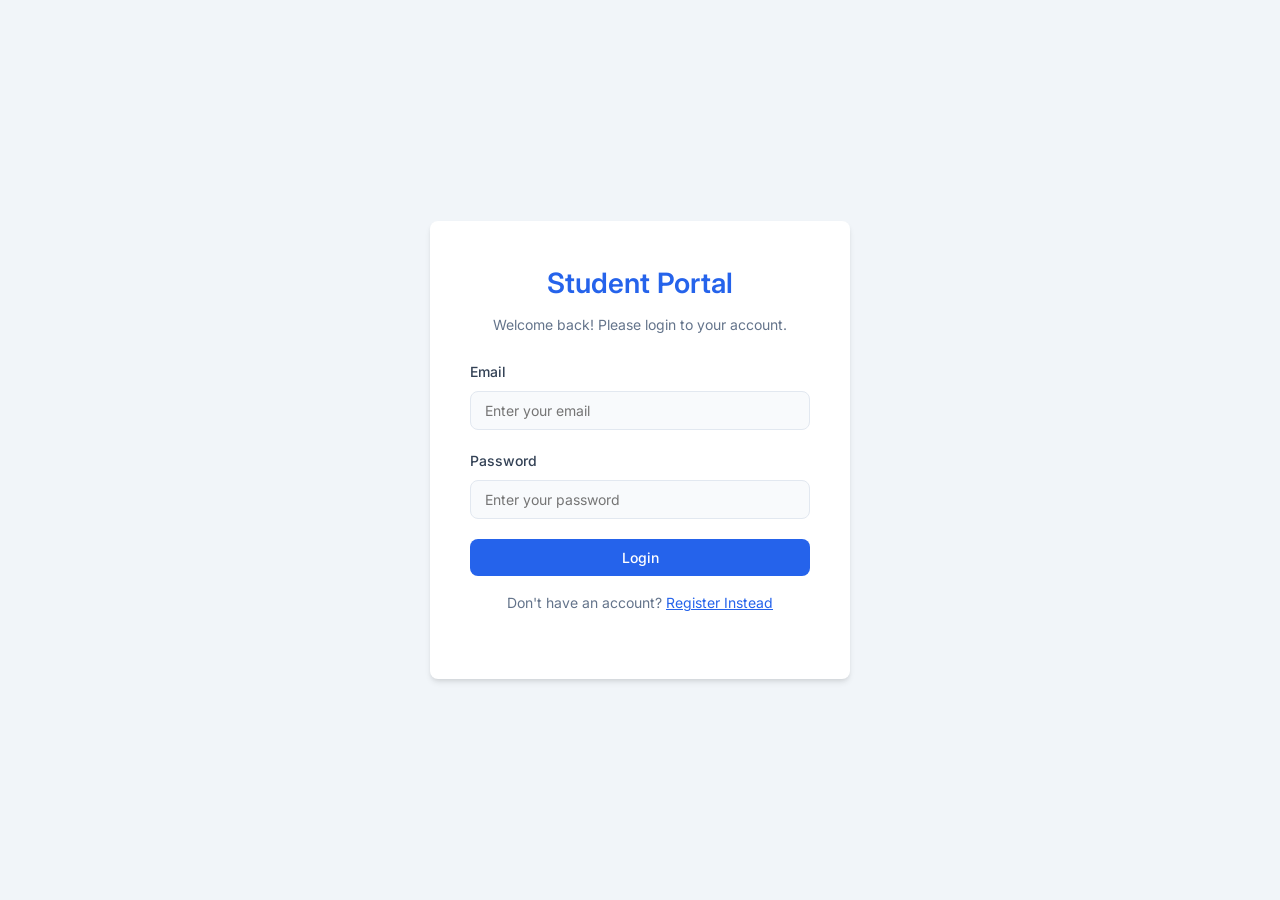
<file: frontend/index.html>
<!DOCTYPE html>
<html lang="en">
<head>
    <meta charset="UTF-8">
    <meta name="viewport" content="width=device-width, initial-scale=1.0">
    <title>Student Portal</title>
    <!-- Entry logic -->
    <script src="js/auth.js"></script>
    <script>
        window.addEventListener('DOMContentLoaded', () => {
            if (checkAuth()) {
                window.location.href = 'dashboard.html';
            } else {
                window.location.href = 'login.html';
            }
        });
    </script>
</head>
<body>
</body>
</html>
</file>
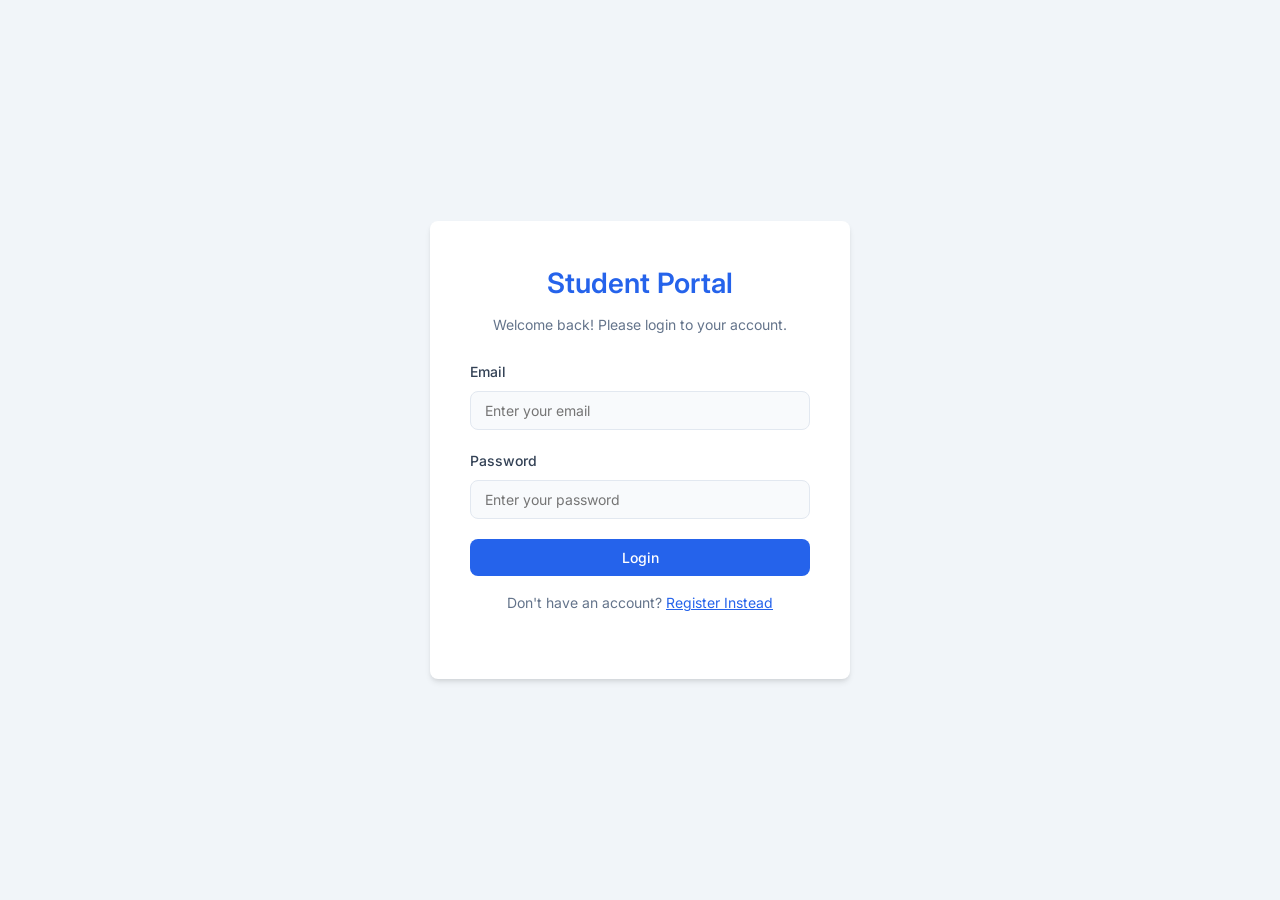
<file: frontend/attendance.html>
<!DOCTYPE html>
<html lang="en">
<head>
    <meta charset="UTF-8">
    <meta name="viewport" content="width=device-width, initial-scale=1.0">
    <title>Student Portal | Mark Attendance</title>
    <link rel="stylesheet" href="css/style.css">
    <script src="js/auth.js"></script>
    <script src="js/api.js"></script>
    <script>
        requireAuth();
    </script>
</head>
<body>
    <div class="dashboard-layout">
        <!-- Mobile Top Bar -->
        <div class="mobile-top-bar">
            <span style="font-weight: 700; font-size: 1.25rem;">Student Portal</span>
            <button class="mobile-toggle" id="mobileToggle">☰</button>
        </div>

        <!-- Sidebar -->
        <aside class="sidebar" id="sidebar">
            <div class="sidebar-header">
                Student Portal
            </div>
            <ul class="sidebar-nav">
                <li><a href="dashboard.html">Dashboard</a></li>
                <li><a href="students.html">Students</a></li>
                <li><a href="attendance.html" class="active">Attendance</a></li>
                <li style="margin-top: auto;"><a href="#" onclick="logout()">Logout</a></li>
            </ul>
        </aside>

        <!-- Main Content -->
        <main class="main-content">
            <header class="top-header">
                <h2>Attendance Management</h2>
                <div class="user-profile">
                    <span id="userNameDisplay">Administrator</span>
                </div>
            </header>

            <div class="content-area">
                <div class="page-header">
                    <h1>Mark & Track Attendance</h1>
                </div>

                <div id="attendanceAlert"></div>

                <!-- Mark Attendance Card -->
                <div class="card">
                    <h2>Mark Attendance</h2>
                    <p class="mb-4" style="color: var(--text-muted); font-size: 0.875rem;">Upload an image or frame snapshot to identify the student and mark them present.</p>
                    
                    <form id="markAttendanceForm" enctype="multipart/form-data">
                        <div class="form-group">
                            <label>Capture / Upload Image</label>
                            <div class="file-upload-wrapper" id="attendFileWrapper">
                                <div class="upload-text" id="attendUploadText">Click or drag an image here to scan a face.</div>
                                <input type="file" id="attendImage" name="image" accept="image/*" required>
                            </div>
                            <img id="attendImagePreview" class="img-preview" alt="Attendance Face Preview">
                        </div>

                        <button type="submit" class="btn btn-primary" id="markAttendanceBtn">Scan & Mark Attendance</button>
                    </form>

                    <!-- Recognition Result Output -->
                    <div id="recognitionResult" style="display: none; margin-top: 1.5rem; padding: 1.5rem; border-radius: var(--radius); border: 1px solid var(--border); background-color: #f8fafc;">
                        <h3 style="font-size: 1.125rem; margin-bottom: 0.75rem;" id="resultTitle">Result</h3>
                        <div id="resultContent" style="font-size: 0.875rem; color: var(--text-main);"></div>
                    </div>
                </div>

                <!-- Records Table Card -->
                <div class="card" style="margin-top: 2rem;">
                    <div style="display: flex; justify-content: space-between; align-items: center; margin-bottom: 1rem;">
                        <h2>Attendance Records</h2>
                        <button class="btn btn-outline" style="width: auto; padding: 0.25rem 0.75rem; font-size: 0.75rem;" onclick="fetchAttendance()">Refresh List</button>
                    </div>
                    
                    <div class="table-responsive">
                        <table class="table" id="attendanceTable">
                            <thead>
                                <tr>
                                    <th>Student Name</th>
                                    <th>Roll Number</th>
                                    <th>Date</th>
                                    <th>Time</th>
                                </tr>
                            </thead>
                            <tbody id="attendanceTableBody">
                                <tr>
                                    <td colspan="4" class="text-center">Loading records...</td>
                                </tr>
                            </tbody>
                        </table>
                    </div>
                </div>
            </div>
        </main>
    </div>

    <!-- Move function attachment below elements -->
    <script src="js/attendance.js"></script>
</body>
</html>
</file>
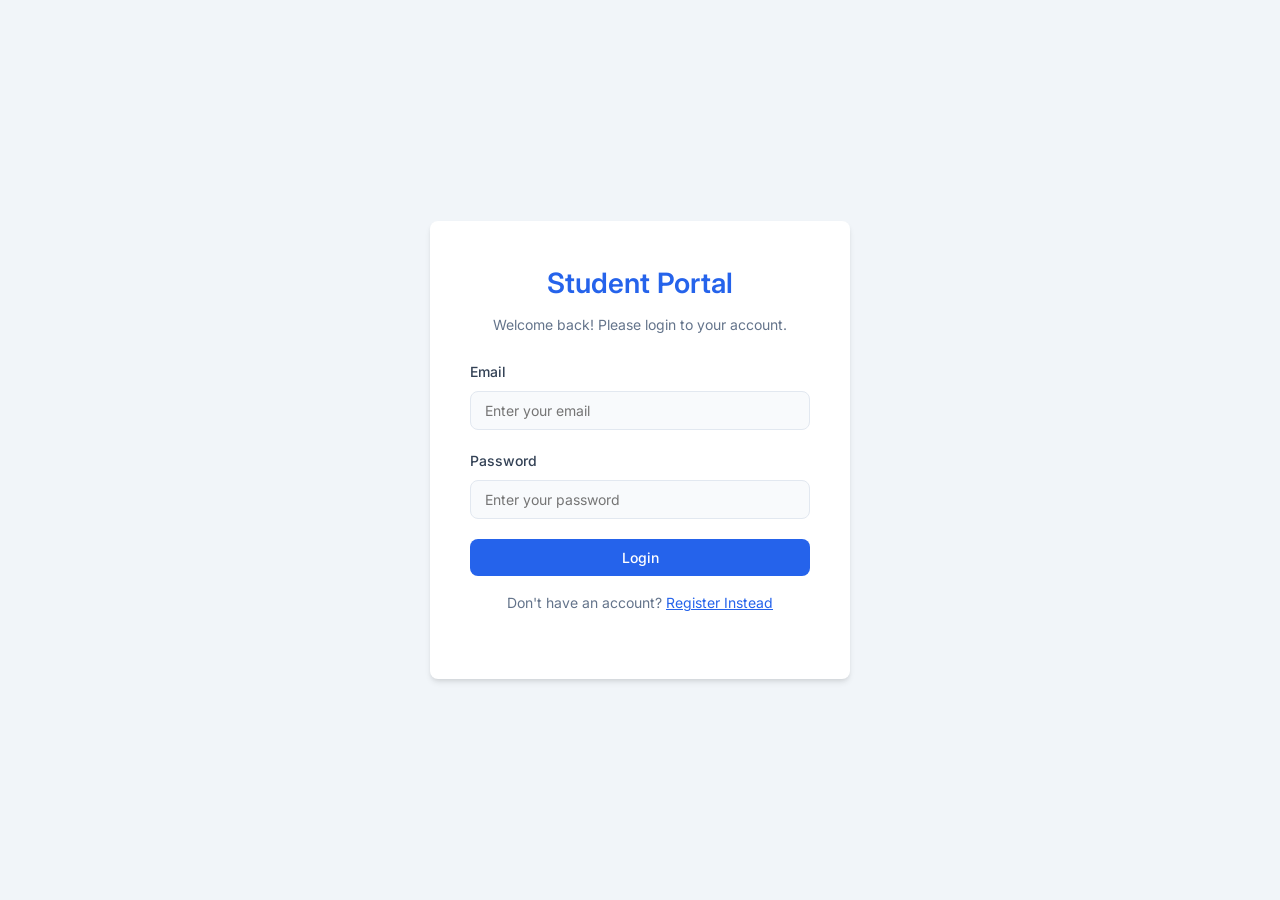
<file: frontend/dashboard.html>
<!DOCTYPE html>
<html lang="en">
<head>
    <meta charset="UTF-8">
    <meta name="viewport" content="width=device-width, initial-scale=1.0">
    <title>Student Portal | Dashboard</title>
    <link rel="stylesheet" href="css/style.css">
    <script src="js/auth.js"></script>
    <script src="js/api.js"></script>
    <script>
        // Protect this page
        requireAuth();
    </script>
</head>
<body>
    <div class="dashboard-layout">
        <!-- Mobile Top Bar -->
        <div class="mobile-top-bar">
            <span style="font-weight: 700; font-size: 1.25rem;">Student Portal</span>
            <button class="mobile-toggle" id="mobileToggle">☰</button>
        </div>

        <!-- Sidebar -->
        <aside class="sidebar" id="sidebar">
            <div class="sidebar-header">
                Student Portal
            </div>
            <ul class="sidebar-nav">
                <li><a href="dashboard.html" class="active">Dashboard</a></li>
                <li><a href="students.html">Students</a></li>
                <li><a href="attendance.html">Attendance</a></li>
                <li style="margin-top: auto;"><a href="#" onclick="logout()">Logout</a></li>
            </ul>
        </aside>

        <!-- Main Content -->
        <main class="main-content">
            <header class="top-header">
                <h2>Admin Dashboard</h2>
                <div class="user-profile">
                    <span id="userNameDisplay">Administrator</span>
                </div>
            </header>

            <div class="content-area">
                <div id="dashboardAlert"></div>

                <div class="page-header">
                    <h1>Dashboard Overview</h1>
                    <div class="action-buttons">
                        <a href="students.html" class="btn btn-primary">Manage Students</a>
                        <a href="attendance.html" class="btn btn-success">Mark Attendance</a>
                    </div>
                </div>

                <div class="stats-grid">
                    <div class="stat-card">
                        <h3>Total Registered Students</h3>
                        <div class="value" id="totalStudents">...</div>
                    </div>
                    <div class="stat-card">
                        <h3>Total Attendance Records</h3>
                        <div class="value" id="todayAttendance">...</div>
                    </div>
                </div>

                <div class="card">
                    <h2>Quick Navigation</h2>
                    <p style="color: var(--text-muted); margin-bottom: 1rem;">Access core tools quickly from here.</p>
                    <div style="display: flex; gap: 1rem; flex-wrap: wrap;">
                        <a href="students.html" class="btn btn-outline" style="width: auto;">View Student Directory</a>
                        <a href="attendance.html" class="btn btn-outline" style="width: auto;">View Attendance History</a>
                    </div>
                </div>
            </div>
        </main>
    </div>

    <script src="js/dashboard.js"></script>
</body>
</html>
</file>
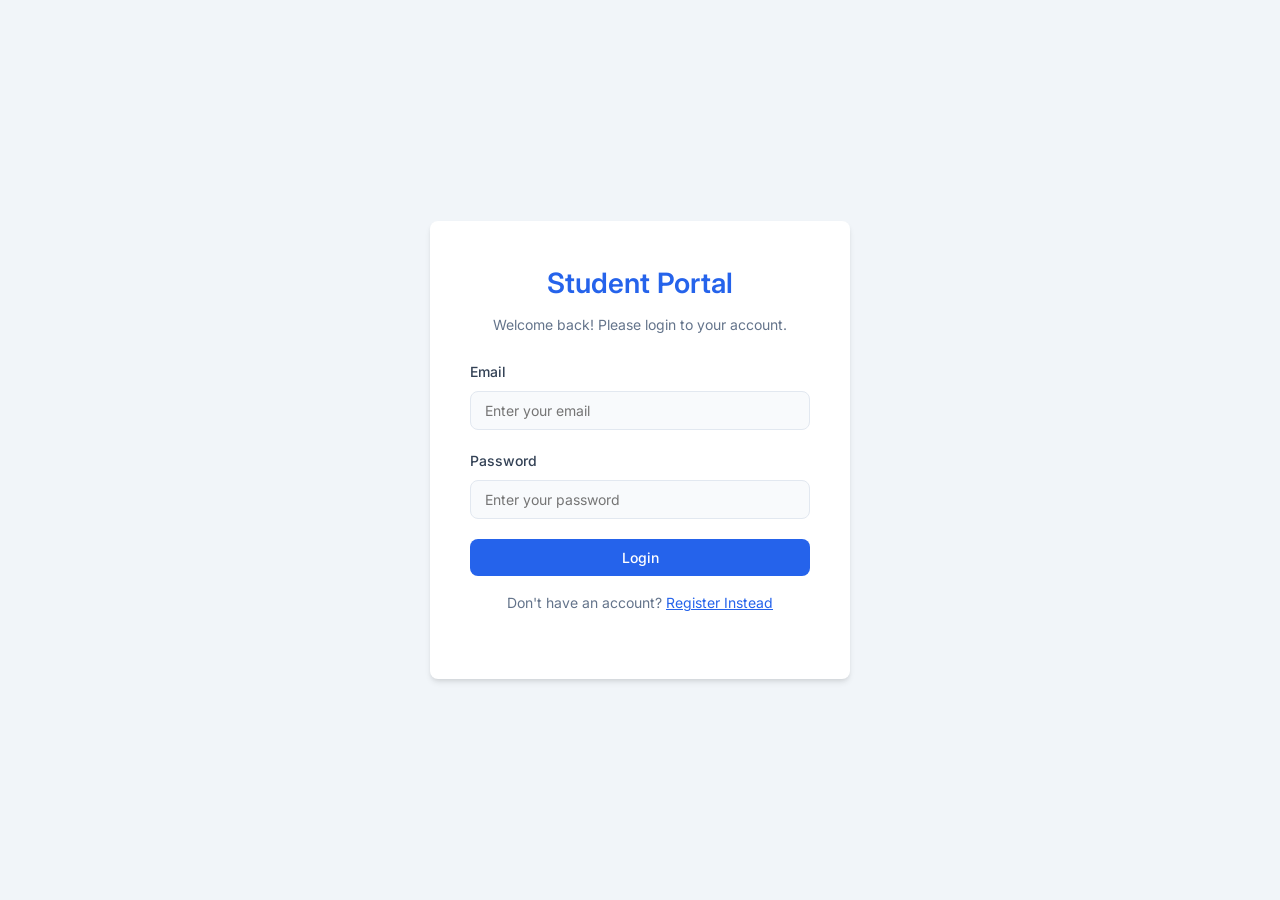
<file: frontend/login.html>
<!DOCTYPE html>
<html lang="en">
<head>
    <meta charset="UTF-8">
    <meta name="viewport" content="width=device-width, initial-scale=1.0">
    <title>Student Portal | Login</title>
    <link rel="stylesheet" href="css/style.css">
    <script src="js/auth.js"></script>
    <script src="js/api.js"></script>
</head>
<body>
    <div class="auth-container">
        <div class="auth-card">
            <h1>Student Portal</h1>
            <p>Welcome back! Please login to your account.</p>
            
            <div id="loginAlert"></div>
            
            <form id="loginForm">
                <div class="form-group">
                    <label for="email">Email</label>
                    <input type="email" id="email" class="form-control" required placeholder="Enter your email">
                </div>
                <div class="form-group">
                    <label for="password">Password</label>
                    <input type="password" id="password" class="form-control" required placeholder="Enter your password">
                </div>
                <button type="submit" class="btn btn-primary" id="loginBtn">Login</button>
            </form>
            
            <p class="mt-3" style="font-size: 0.875rem;">
                Don't have an account? <a href="register.html" style="color: var(--primary);">Register Instead</a>
            </p>
        </div>
    </div>

    <script>
        // Redirect if already authenticated
        redirectIfAuth();

        document.getElementById('loginForm').addEventListener('submit', async (e) => {
            e.preventDefault();
            const btn = document.getElementById('loginBtn');
            const email = document.getElementById('email').value;
            const password = document.getElementById('password').value;

            btn.textContent = 'Logging in...';
            btn.disabled = true;

            try {
                const response = await api.loginUser({ email, password });
                
                // Assuming typical JSON payload returning token
                const token = response.token || response.access_token || response.auth_token;
                
                if (token) {
                    setAuthToken(token);
                    window.location.href = 'dashboard.html';
                } else {
                    showAlert('loginAlert', 'No token returned from server', 'error');
                }
            } catch (error) {
                showAlert('loginAlert', error.message || 'Login failed. Please check credentials.', 'error');
            } finally {
                btn.textContent = 'Login';
                btn.disabled = false;
            }
        });
    </script>
</body>
</html>
</file>
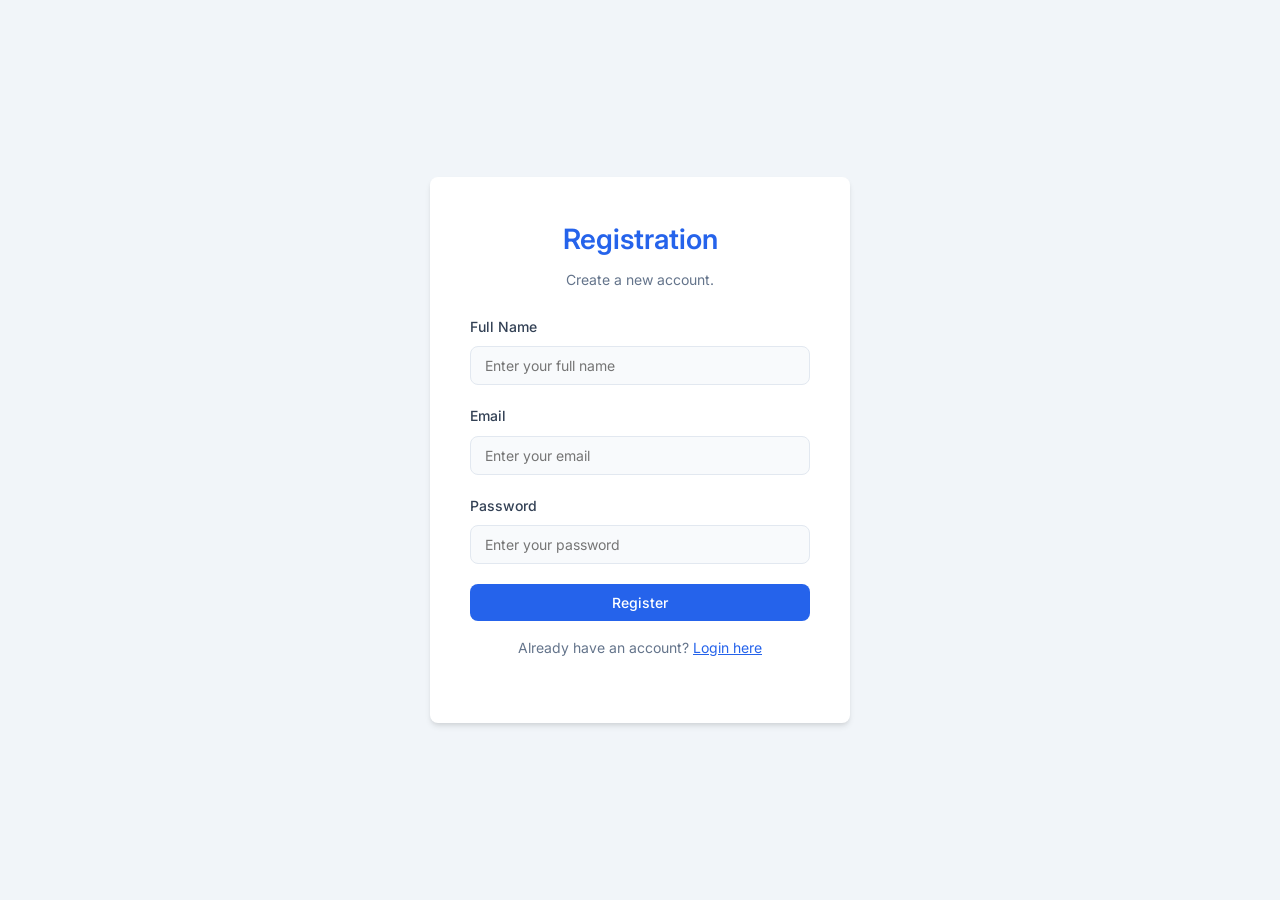
<file: frontend/register.html>
<!DOCTYPE html>
<html lang="en">
<head>
    <meta charset="UTF-8">
    <meta name="viewport" content="width=device-width, initial-scale=1.0">
    <title>Student Portal | Register</title>
    <link rel="stylesheet" href="css/style.css">
    <script src="js/auth.js"></script>
    <script src="js/api.js"></script>
</head>
<body>
    <div class="auth-container">
        <div class="auth-card">
            <h1>Registration</h1>
            <p>Create a new account.</p>
            
            <div id="registerAlert"></div>
            
            <form id="registerForm">
                <div class="form-group">
                    <label for="name">Full Name</label>
                    <input type="text" id="name" class="form-control" required placeholder="Enter your full name">
                </div>
                <div class="form-group">
                    <label for="email">Email</label>
                    <input type="email" id="email" class="form-control" required placeholder="Enter your email">
                </div>
                <div class="form-group">
                    <label for="password">Password</label>
                    <input type="password" id="password" class="form-control" required placeholder="Enter your password">
                </div>
                <button type="submit" class="btn btn-primary" id="registerBtn">Register</button>
            </form>
            
            <p class="mt-3" style="font-size: 0.875rem;">
                Already have an account? <a href="login.html" style="color: var(--primary);">Login here</a>
            </p>
        </div>
    </div>

    <script>
        // Redirect if already authenticated
        redirectIfAuth();

        document.getElementById('registerForm').addEventListener('submit', async (e) => {
            e.preventDefault();
            const btn = document.getElementById('registerBtn');
            const name = document.getElementById('name').value;
            const email = document.getElementById('email').value;
            const password = document.getElementById('password').value;

            btn.textContent = 'Registering...';
            btn.disabled = true;

            try {
                await api.registerUser({ name, email, password });
                showAlert('registerAlert', 'Registration successful! Redirecting to login...', 'success');
                setTimeout(() => {
                    window.location.href = 'login.html';
                }, 1500);
            } catch (error) {
                showAlert('registerAlert', error.message || 'Registration failed.', 'error');
                btn.textContent = 'Register';
                btn.disabled = false;
            }
        });
    </script>
</body>
</html>
</file>
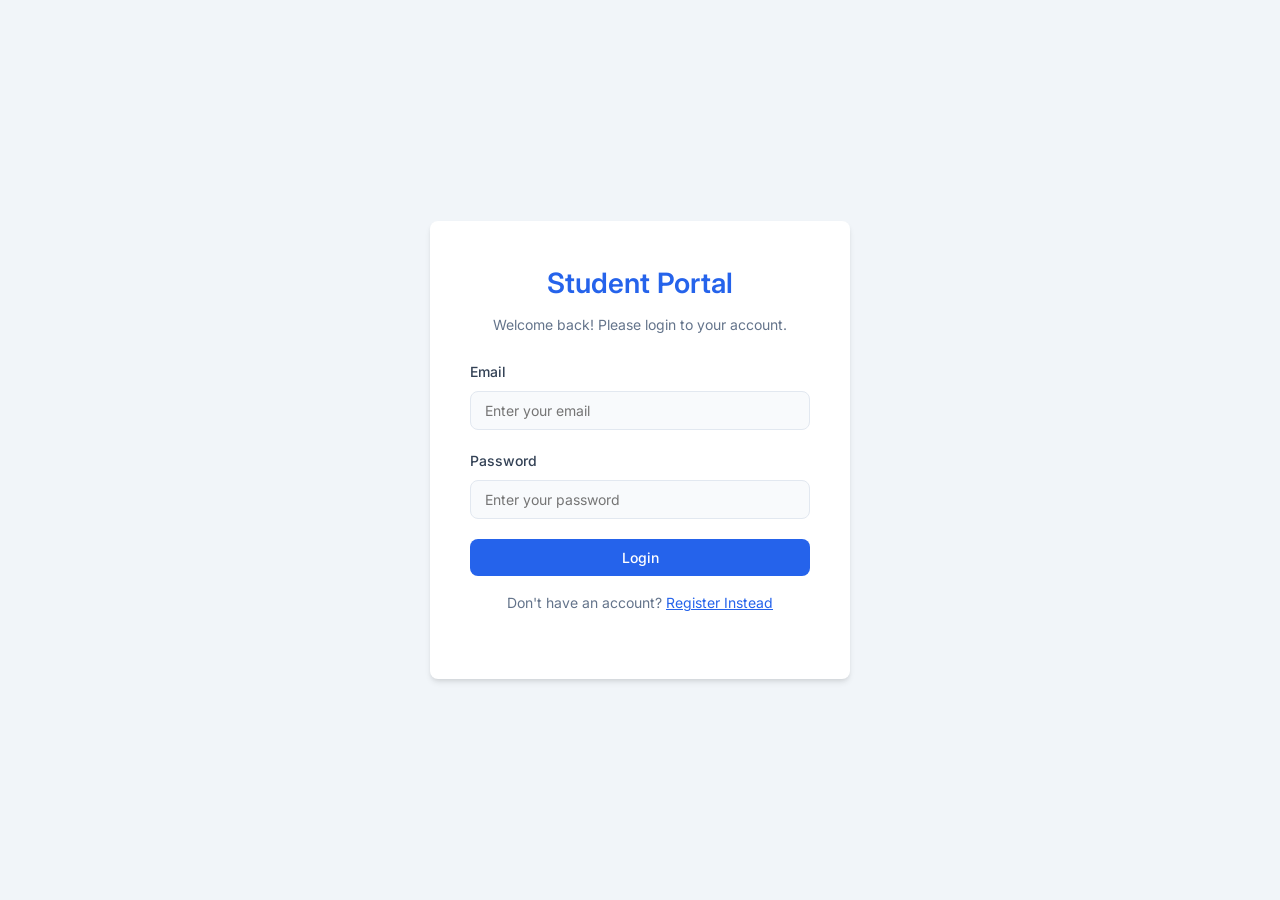
<file: frontend/students.html>
<!DOCTYPE html>
<html lang="en">
<head>
    <meta charset="UTF-8">
    <meta name="viewport" content="width=device-width, initial-scale=1.0">
    <title>Student Portal | Manage Students</title>
    <link rel="stylesheet" href="css/style.css">
    <script src="js/auth.js"></script>
    <script src="js/api.js"></script>
    <script>
        requireAuth();
    </script>
</head>
<body>
    <div class="dashboard-layout">
        <!-- Mobile Top Bar -->
        <div class="mobile-top-bar">
            <span style="font-weight: 700; font-size: 1.25rem;">Student Portal</span>
            <button class="mobile-toggle" id="mobileToggle">☰</button>
        </div>

        <!-- Sidebar -->
        <aside class="sidebar" id="sidebar">
            <div class="sidebar-header">
                Student Portal
            </div>
            <ul class="sidebar-nav">
                <li><a href="dashboard.html">Dashboard</a></li>
                <li><a href="students.html" class="active">Students</a></li>
                <li><a href="attendance.html">Attendance</a></li>
                <li style="margin-top: auto;"><a href="#" onclick="logout()">Logout</a></li>
            </ul>
        </aside>

        <!-- Main Content -->
        <main class="main-content">
            <header class="top-header">
                <h2>Manage Students</h2>
                <div class="user-profile">
                    <span id="userNameDisplay">Administrator</span>
                </div>
            </header>

            <div class="content-area">
                <div class="page-header">
                    <h1>Student Directory</h1>
                </div>

                <div id="studentAlert"></div>

                <!-- Registration Form Card -->
                <div class="card">
                    <h2>Register New Student</h2>
                    <p class="mb-4" style="color: var(--text-muted); font-size: 0.875rem;">Add a new student to the system and capture their face for attendance tracking.</p>
                    
                    <form id="addStudentForm" enctype="multipart/form-data">
                        <div style="display: grid; grid-template-columns: repeat(auto-fit, minmax(200px, 1fr)); gap: 1rem;">
                            <div class="form-group">
                                <label for="studentName">Full Name</label>
                                <input type="text" id="studentName" name="name" class="form-control" required placeholder="Jane Doe">
                            </div>
                            <div class="form-group">
                                <label for="rollNumber">Roll Number / ID</label>
                                <input type="text" id="rollNumber" name="roll_number" class="form-control" required placeholder="CS-2023-001">
                            </div>
                            <div class="form-group">
                                <label for="department">Department</label>
                                <input type="text" id="department" name="department" class="form-control" required placeholder="Computer Science">
                            </div>
                        </div>

                        <div class="form-group">
                            <label>Face Image</label>
                            <div class="file-upload-wrapper" id="fileWrapper">
                                <div class="upload-text" id="uploadText">Click or drag an image here to upload for face training.</div>
                                <input type="file" id="faceImage" name="image" accept="image/*" required>
                            </div>
                            <img id="imagePreview" class="img-preview" alt="Face Preview">
                        </div>

                        <button type="submit" class="btn btn-primary" id="addStudentBtn">Register Student</button>
                    </form>
                </div>

                <!-- Students Table Card -->
                <div class="card" style="margin-top: 2rem;">
                    <div style="display: flex; justify-content: space-between; align-items: center; margin-bottom: 1rem;">
                        <h2>Enrolled Students</h2>
                        <button class="btn btn-outline" style="width: auto; padding: 0.25rem 0.75rem; font-size: 0.75rem;" onclick="fetchStudents()">Refresh</button>
                    </div>
                    
                    <div class="table-responsive">
                        <table class="table" id="studentsTable">
                            <thead>
                                <tr>
                                    <th>ID</th>
                                    <th>Name</th>
                                    <th>Roll Number</th>
                                    <th>Department</th>
                                    <th>Actions</th>
                                </tr>
                            </thead>
                            <tbody id="studentsTableBody">
                                <tr>
                                    <td colspan="5" class="text-center">Loading students...</td>
                                </tr>
                            </tbody>
                        </table>
                    </div>
                </div>
            </div>
        </main>
    </div>

    <script src="js/students.js"></script>
</body>
</html>
</file>
<file: frontend/css/style.css>
@import url('https://fonts.googleapis.com/css2?family=Inter:wght@400;500;600;700&display=swap');

:root {
    --primary: #2563eb;
    --primary-hover: #1d4ed8;
    --secondary: #1e293b;
    --background: #f1f5f9;
    --card-bg: #ffffff;
    --accent: #10b981;
    --text-main: #334155;
    --text-muted: #64748b;
    --border: #e2e8f0;
    --danger: #ef4444;
    --shadow-sm: 0 1px 2px 0 rgba(0, 0, 0, 0.05);
    --shadow-md: 0 4px 6px -1px rgba(0, 0, 0, 0.1), 0 2px 4px -1px rgba(0, 0, 0, 0.06);
    --radius: 8px;
    --transition: all 0.2s ease;
}

* {
    margin: 0;
    padding: 0;
    box-sizing: border-box;
    font-family: 'Inter', sans-serif;
}

body {
    background-color: var(--background);
    color: var(--text-main);
    line-height: 1.6;
}

/* Typography */
h1, h2, h3, h4, h5 {
    color: var(--secondary);
    font-weight: 600;
}
h1 { font-size: 1.75rem; margin-bottom: 1rem; }
h2 { font-size: 1.5rem; margin-bottom: 0.75rem; }

/* Authentication Pages */
.auth-container {
    min-height: 100vh;
    display: flex;
    align-items: center;
    justify-content: center;
    padding: 1rem;
}

.auth-card {
    background-color: var(--card-bg);
    width: 100%;
    max-width: 420px;
    padding: 2.5rem;
    border-radius: var(--radius);
    box-shadow: var(--shadow-md);
    text-align: center;
}

.auth-card h1 {
    margin-bottom: 0.5rem;
    color: var(--primary);
}

.auth-card p {
    color: var(--text-muted);
    margin-bottom: 1.5rem;
    font-size: 0.875rem;
}

/* Dashboard Layout */
.dashboard-layout {
    display: flex;
    min-height: 100vh;
}

.sidebar {
    width: 260px;
    background-color: var(--secondary);
    color: #fff;
    display: flex;
    flex-direction: column;
    transition: var(--transition);
}

.sidebar-header {
    padding: 1.5rem;
    font-size: 1.25rem;
    font-weight: 700;
    border-bottom: 1px solid rgba(255,255,255,0.1);
    display: flex;
    align-items: center;
    justify-content: space-between;
}

.sidebar-nav {
    flex: 1;
    padding: 1rem 0;
    list-style: none;
}

.sidebar-nav li a {
    display: flex;
    align-items: center;
    padding: 0.875rem 1.5rem;
    color: #cbd5e1;
    text-decoration: none;
    transition: var(--transition);
    font-weight: 500;
}

.sidebar-nav li a:hover, .sidebar-nav li a.active {
    background-color: rgba(255,255,255,0.1);
    color: #fff;
    border-left: 4px solid var(--primary);
}

.main-content {
    flex: 1;
    display: flex;
    flex-direction: column;
    overflow-x: hidden;
}

.top-header {
    background-color: var(--card-bg);
    padding: 1rem 2rem;
    display: flex;
    justify-content: space-between;
    align-items: center;
    box-shadow: var(--shadow-sm);
    z-index: 10;
}

.user-profile {
    display: flex;
    align-items: center;
    gap: 0.5rem;
    font-weight: 500;
}

.content-area {
    padding: 2rem;
    flex: 1;
    overflow-y: auto;
}

/* Cards */
.card {
    background-color: var(--card-bg);
    border-radius: var(--radius);
    box-shadow: var(--shadow-sm);
    border: 1px solid var(--border);
    padding: 1.5rem;
    margin-bottom: 1.5rem;
}

/* Dashboard Grid */
.stats-grid {
    display: grid;
    grid-template-columns: repeat(auto-fit, minmax(240px, 1fr));
    gap: 1.5rem;
    margin-bottom: 2rem;
}

.stat-card {
    background-color: var(--card-bg);
    padding: 1.5rem;
    border-radius: var(--radius);
    box-shadow: var(--shadow-sm);
    border: 1px solid var(--border);
    display: flex;
    flex-direction: column;
}

.stat-card h3 { 
    color: var(--text-muted); 
    font-size: 0.875rem; 
    margin-bottom: 0.5rem; 
    text-transform: uppercase; 
    letter-spacing: 0.05em; 
}

.stat-card .value { 
    font-size: 2rem; 
    font-weight: 700; 
    color: var(--secondary); 
}

/* Forms */
.form-group {
    margin-bottom: 1.25rem;
    text-align: left;
}

.form-group label {
    display: block;
    margin-bottom: 0.5rem;
    font-weight: 500;
    font-size: 0.875rem;
    color: var(--text-main);
}

.form-control {
    width: 100%;
    padding: 0.625rem 0.875rem;
    border: 1px solid var(--border);
    border-radius: var(--radius);
    font-size: 0.875rem;
    transition: var(--transition);
    outline: none;
    color: var(--text-main);
    background-color: #f8fafc;
}

.form-control:focus {
    border-color: var(--primary);
    background-color: #fff;
    box-shadow: 0 0 0 3px rgba(37, 99, 235, 0.1);
}

/* File Upload */
.file-upload-wrapper {
    position: relative;
    border: 2px dashed var(--border);
    border-radius: var(--radius);
    padding: 2rem;
    text-align: center;
    background-color: #f8fafc;
    transition: var(--transition);
    cursor: pointer;
}

.file-upload-wrapper:hover {
    border-color: var(--primary);
    background-color: #eff6ff;
}

.file-upload-wrapper input[type="file"] {
    position: absolute;
    top: 0; left: 0; right: 0; bottom: 0;
    opacity: 0;
    cursor: pointer;
    width: 100%;
}

.file-upload-wrapper .upload-text {
    color: var(--text-muted);
    font-size: 0.875rem;
    font-weight: 500;
}

/* Buttons */
.btn {
    display: inline-block;
    font-weight: 500;
    text-align: center;
    padding: 0.625rem 1.25rem;
    border: none;
    border-radius: var(--radius);
    cursor: pointer;
    transition: var(--transition);
    font-size: 0.875rem;
    text-decoration: none;
    width: 100%;
}

.btn-primary { background-color: var(--primary); color: white; }
.btn-primary:hover { background-color: var(--primary-hover); }

.btn-success { background-color: var(--accent); color: white; }
.btn-success:hover { background-color: #059669; }

.btn-danger { background-color: var(--danger); color: white; }
.btn-danger:hover { background-color: #dc2626; }

.btn-outline { 
    background-color: transparent; 
    border: 1px solid var(--border); 
    color: var(--text-main); 
}
.btn-outline:hover { background-color: #f8fafc; }

/* Utility */
.mb-1 { margin-bottom: 0.25rem; }
.mb-2 { margin-bottom: 0.5rem; }
.mb-3 { margin-bottom: 1rem; }
.mb-4 { margin-bottom: 1.5rem; }
.mt-3 { margin-top: 1rem; }
.text-center { text-align: center; }

.page-header {
    display: flex;
    justify-content: space-between;
    align-items: center;
    margin-bottom: 1.5rem;
}

.page-header .btn {
    width: auto;
}

/* Tables */
.table-responsive {
    overflow-x: auto;
    width: 100%;
}

.table {
    width: 100%;
    border-collapse: collapse;
    margin-top: 0.5rem;
}

.table th, .table td {
    padding: 1rem;
    text-align: left;
    border-bottom: 1px solid var(--border);
    font-size: 0.875rem;
}

.table th {
    font-weight: 600;
    color: var(--text-muted);
    background-color: #f8fafc;
    text-transform: uppercase;
    font-size: 0.75rem;
    letter-spacing: 0.05em;
}

.table tr:hover { background-color: #f8fafc; }

.action-buttons {
    display: flex;
    gap: 0.5rem;
}

.action-buttons .btn {
    padding: 0.25rem 0.75rem;
    font-size: 0.75rem;
    width: auto;
}

/* Alerts */
.alert {
    padding: 1rem;
    border-radius: var(--radius);
    margin-bottom: 1rem;
    font-size: 0.875rem;
    display: none;
    font-weight: 500;
}

.alert-error { background-color: #fef2f2; color: #991b1b; border: 1px solid #f87171; }
.alert-success { background-color: #f0fdf4; color: #166534; border: 1px solid #4ade80; }

/* Image Preview */
.img-preview {
    max-width: 100%;
    max-height: 200px;
    margin-top: 1rem;
    border-radius: var(--radius);
    display: none;
    border: 1px solid var(--border);
}

/* Mobile Toggles */
.mobile-toggle {
    display: none;
    background: none;
    border: none;
    color: white;
    font-size: 1.5rem;
    cursor: pointer;
}

.mobile-top-bar { display: none; }

/* Responsiveness */
@media (max-width: 768px) {
    .dashboard-layout { flex-direction: column; }
    
    .sidebar { 
        width: 100%; 
        height: auto; 
        display: none; 
    }
    
    .sidebar.open { display: flex; }
    .sidebar-header { display: none; } /* Hide default sidebar header on mobile */
    
    .top-header { display: none; } /* Hide standard top bar */
    
    .mobile-top-bar { 
        display: flex; 
        background: var(--secondary); 
        color: white; 
        padding: 1rem; 
        justify-content: space-between; 
        align-items: center; 
    }
    
    .content-area { padding: 1rem; }
    
    .page-header { flex-direction: column; align-items: flex-start; gap: 1rem; }
    .page-header .btn { width: 100%; }
}
</file>
